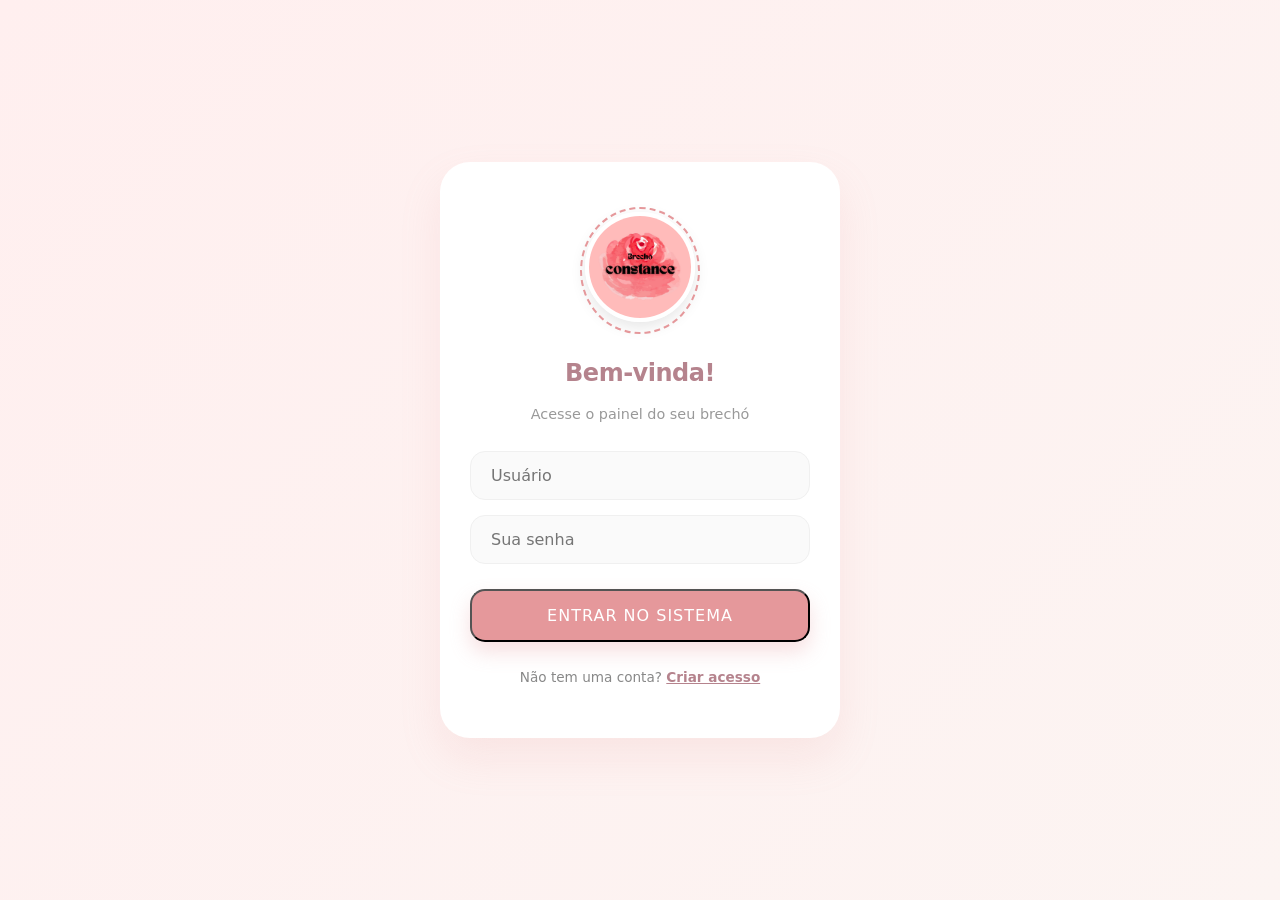
<file: Login.html>
<!DOCTYPE html>
<html lang="pt-BR">
<head>
  <meta charset="UTF-8">
  <meta name="viewport" content="width=device-width, initial-scale=1.0">
  <title>Login - Constance</title>
  <link rel="stylesheet" href="style.css">
  <style>
    /* Estilos específicos para a estética da página de login */
    body {
      display: flex;
      justify-content: center;
      align-items: center;
      min-height: 100vh;
      background: linear-gradient(135deg, #ffefef 0%, #fcf4f2 100%);
      margin: 0;
    }

    .login-card {
      background: var(--branco);
      padding: 50px 30px;
      border-radius: 30px;
      box-shadow: 0 20px 40px rgba(229, 152, 155, 0.15);
      width: 90%;
      max-width: 400px;
      text-align: center;
      transition: transform 0.3s ease;
    }

    .login-card:hover {
      transform: translateY(-5px);
    }

    .logo-container {
      position: relative;
      display: inline-block;
      margin-bottom: 25px;
    }

    .logo-container img {
      width: 110px;
      height: 110px;
      border-radius: 50%;
      border: 4px solid white;
      box-shadow: 0 5px 15px rgba(0,0,0,0.1);
      object-fit: cover;
    }

    .logo-container::after {
      content: '';
      position: absolute;
      top: -5px; left: -5px; right: -5px; bottom: -5px;
      border-radius: 50%;
      border: 2px dashed var(--rosa-constance);
      animation: rotate 10s linear infinite;
    }

    @keyframes rotate {
      from { transform: rotate(0deg); }
      to { transform: rotate(360deg); }
    }

    h2 {
      color: var(--rosa-escuro);
      font-weight: 800;
      letter-spacing: -0.5px;
      margin-bottom: 10px;
    }

    p.subtitle {
      color: #999;
      font-size: 0.9rem;
      margin-bottom: 25px;
    }

    .input-group {
      margin-bottom: 15px;
      text-align: left;
    }

    input {
      width: 100%;
      padding: 14px 20px;
      border: 1.5px solid #f0f0f0;
      border-radius: 15px;
      background: #fafafa;
      transition: all 0.3s ease;
      font-size: 1rem;
    }

    input:focus {
      border-color: var(--rosa-constance);
      background: white;
      box-shadow: 0 0 0 4px rgba(229, 152, 155, 0.1);
      outline: none;
    }

    .btn-login {
      width: 100%;
      padding: 15px;
      border-radius: 15px;
      font-size: 1rem;
      text-transform: uppercase;
      letter-spacing: 1px;
      margin-top: 10px;
      box-shadow: 0 10px 20px rgba(229, 152, 155, 0.3);
    }

    .toggle-text {
      margin-top: 25px;
      font-size: 0.85rem;
      color: #888;
    }

    .toggle-text span {
      color: var(--rosa-escuro);
      font-weight: 700;
      cursor: pointer;
      text-decoration: underline;
    }
  </style>
</head>
<body>

  <div class="login-card">
    <div class="logo-container">
      <img src="CONSTANDCE.jpeg" alt="Logo Constance">
    </div>
    
    <div id="loginArea">
      <h2>Bem-vinda!</h2>
      <p class="subtitle">Acesse o painel do seu brechó</p>
      
      <div class="input-group">
        <input type="text" id="username" placeholder="Usuário">
      </div>
      <div class="input-group">
        <input type="password" id="password" placeholder="Sua senha">
      </div>
      
      <button onclick="fazerLogin()" class="btn-primary btn-login">Entrar no Sistema</button>
      
      <p class="toggle-text">Não tem uma conta? 
        <span onclick="mostrarRegistro()">Criar acesso</span>
      </p>
    </div>

    <div id="regArea" style="display: none;">
      <h2>Novo Acesso</h2>
      <p class="subtitle">Cadastre um usuário administrativo</p>
      
      <div class="input-group">
        <input type="text" id="newName" placeholder="Nome de usuário">
      </div>
      <div class="input-group">
        <input type="password" id="newPass" placeholder="Defina uma senha">
      </div>
      
      <button onclick="registrar()" class="btn-primary btn-login">Finalizar Cadastro</button>
      
      <p class="toggle-text">Já possui conta? 
        <span onclick="location.reload()">Fazer login</span>
      </p>
    </div>
  </div>

  <script>
    // Redireciona se já houver sessão ativa
    if(localStorage.getItem("usuarioLogado")) {
        window.location.href = "EstoqueConstance.html";
    }

    function mostrarRegistro() {
      document.getElementById('loginArea').style.display = 'none';
      document.getElementById('regArea').style.display = 'block';
    }

    function fazerLogin() {
      const u = document.getElementById("username").value;
      const p = document.getElementById("password").value;
      
      if(!u || !p) return alert("Por favor, preencha todos os campos.");

      const users = JSON.parse(localStorage.getItem("usuarios")) || [];
      const valid = users.find(x => x.nome === u && x.senha === p);

      // Permite o login se o usuário existir ou se for o admin padrão
      if(valid || (u === "admin" && p === "123")) {
        localStorage.setItem("usuarioLogado", u);
        window.location.href = "EstoqueConstance.html";
      } else {
        alert("Usuário ou senha incorretos!");
      }
    }

    function registrar() {
      const n = document.getElementById("newName").value;
      const s = document.getElementById("newPass").value;
      
      if(!n || !s) return alert("Preencha todos os campos para cadastrar!");
      
      let users = JSON.parse(localStorage.getItem("usuarios")) || [];
      
      // Evita usuários duplicados
      if(users.find(x => x.nome === n)) {
        return alert("Este nome de usuário já existe!");
      }

      users.push({nome: n, senha: s});
      localStorage.setItem("usuarios", JSON.stringify(users));
      alert("Conta criada com sucesso! Você já pode entrar.");
      location.reload();
    }
  </script>
</body>
</html>
</file>
<file: style.css>
:root {
  --rosa-constance: #e5989b;
  --rosa-claro: #ffb4a2;
  --rosa-escuro: #b5838d;
  --creme: #fcf4f2;
  --branco: #ffffff;
  --texto: #4a4a4a;
  --sucesso: #6a994e;
  --sombra-soft: 0 10px 30px rgba(0,0,0,0.05);
}

* { box-sizing: border-box; margin: 0; padding: 0; font-family: 'Inter', system-ui, sans-serif; }

body { background-color: var(--creme); color: var(--texto); line-height: 1.6; }

header {
  background: var(--branco);
  padding: 1.2rem 5%;
  display: flex;
  justify-content: space-between;
  align-items: center;
  box-shadow: 0 2px 10px rgba(0,0,0,0.02);
  position: sticky;
  top: 0;
  z-index: 100;
}

#logo { width: 60px; height: 60px; border-radius: 50%; object-fit: cover; border: 2px solid var(--rosa-constance); }

nav { display: flex; gap: 20px; }
nav a { text-decoration: none; color: var(--rosa-escuro); font-weight: 600; font-size: 0.85rem; transition: 0.3s; }
nav a:hover { color: var(--rosa-constance); }

.container { max-width: 1200px; margin: 0 auto; padding: 20px; }

/* Cards de Estatística */
.dashboard-grid {
  display: grid;
  grid-template-columns: repeat(auto-fit, minmax(200px, 1fr));
  gap: 20px;
  margin-bottom: 40px;
}

.card-estatistica {
  background: var(--branco);
  padding: 25px;
  border-radius: 20px;
  box-shadow: var(--sombra-soft);
  text-align: center;
  border-bottom: 4px solid var(--rosa-constance);
}

.card-estatistica h4 { font-size: 0.8rem; text-transform: uppercase; letter-spacing: 1px; color: #999; }
.card-estatistica span { font-size: 2rem; font-weight: 800; color: var(--rosa-escuro); }

/* Grid de Produtos */
.produtos-grid {
  display: grid;
  grid-template-columns: repeat(auto-fill, minmax(280px, 1fr));
  gap: 25px;
}

.peca-card {
  background: var(--branco);
  border-radius: 20px;
  overflow: hidden;
  box-shadow: var(--sombra-soft);
  transition: transform 0.3s ease;
}

.peca-card:hover { transform: translateY(-5px); }

.peca-image { width: 100%; height: 320px; object-fit: cover; }

.peca-info { padding: 20px; }

.btn-acao {
  padding: 10px 15px;
  border-radius: 12px;
  border: none;
  cursor: pointer;
  font-weight: 600;
  font-size: 0.8rem;
  transition: 0.2s;
}

.btn-primary { background: var(--rosa-constance); color: white; }
.btn-primary:hover { background: var(--rosa-escuro); }

.filtros-area {
  background: var(--branco);
  padding: 20px;
  border-radius: 20px;
  margin-bottom: 30px;
  display: flex;
  flex-wrap: wrap;
  gap: 15px;
  align-items: center;
  box-shadow: var(--sombra-soft);
}

input, select {
  padding: 12px 15px;
  border: 1px solid #eee;
  border-radius: 12px;
  outline: none;
  font-size: 0.9rem;
}

@media (max-width: 600px) {
  header { flex-direction: column; gap: 15px; }
  .filtros-area { flex-direction: column; align-items: stretch; }
}
</file>
